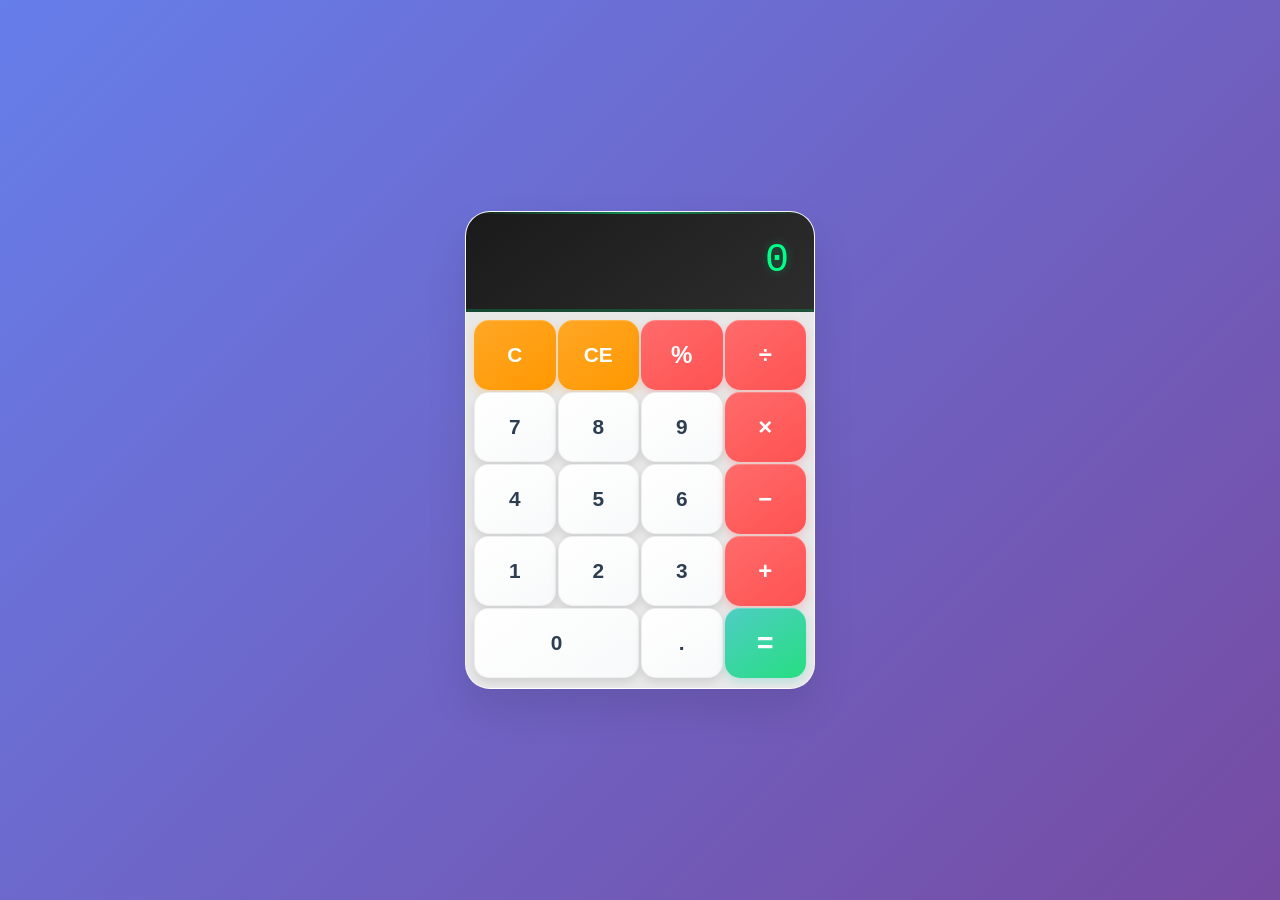
<file: Basic-Calculator/index.html>
<!DOCTYPE html>
<html lang="en">
<head>
  <meta charset="UTF-8">
  <meta name="viewport" content="width=device-width, initial-scale=1.0">
  <title>Professional Calculator</title>
  <link rel="stylesheet" href="style.css">
</head>
<body>
  <div class="calculator">
    <div class="display" id="display">0</div>
    <div class="buttons">
      <!-- Row 1 -->
      <button class="clear">C</button>
      <button class="clear-entry">CE</button>
      <button class="operator">%</button>
      <button class="operator">÷</button>

      <!-- Row 2 -->
      <button class="number">7</button>
      <button class="number">8</button>
      <button class="number">9</button>
      <button class="operator">×</button>

      <!-- Row 3 -->
      <button class="number">4</button>
      <button class="number">5</button>
      <button class="number">6</button>
      <button class="operator">−</button>

      <!-- Row 4 -->
      <button class="number">1</button>
      <button class="number">2</button>
      <button class="number">3</button>
      <button class="operator">+</button>

      <!-- Row 5 -->
      <button class="number zero">0</button>
      <button class="number">.</button>
      <button class="equal">=</button>
    </div>
  </div>
  
  <script src="script.js"></script>
</body>
</html>
</file>
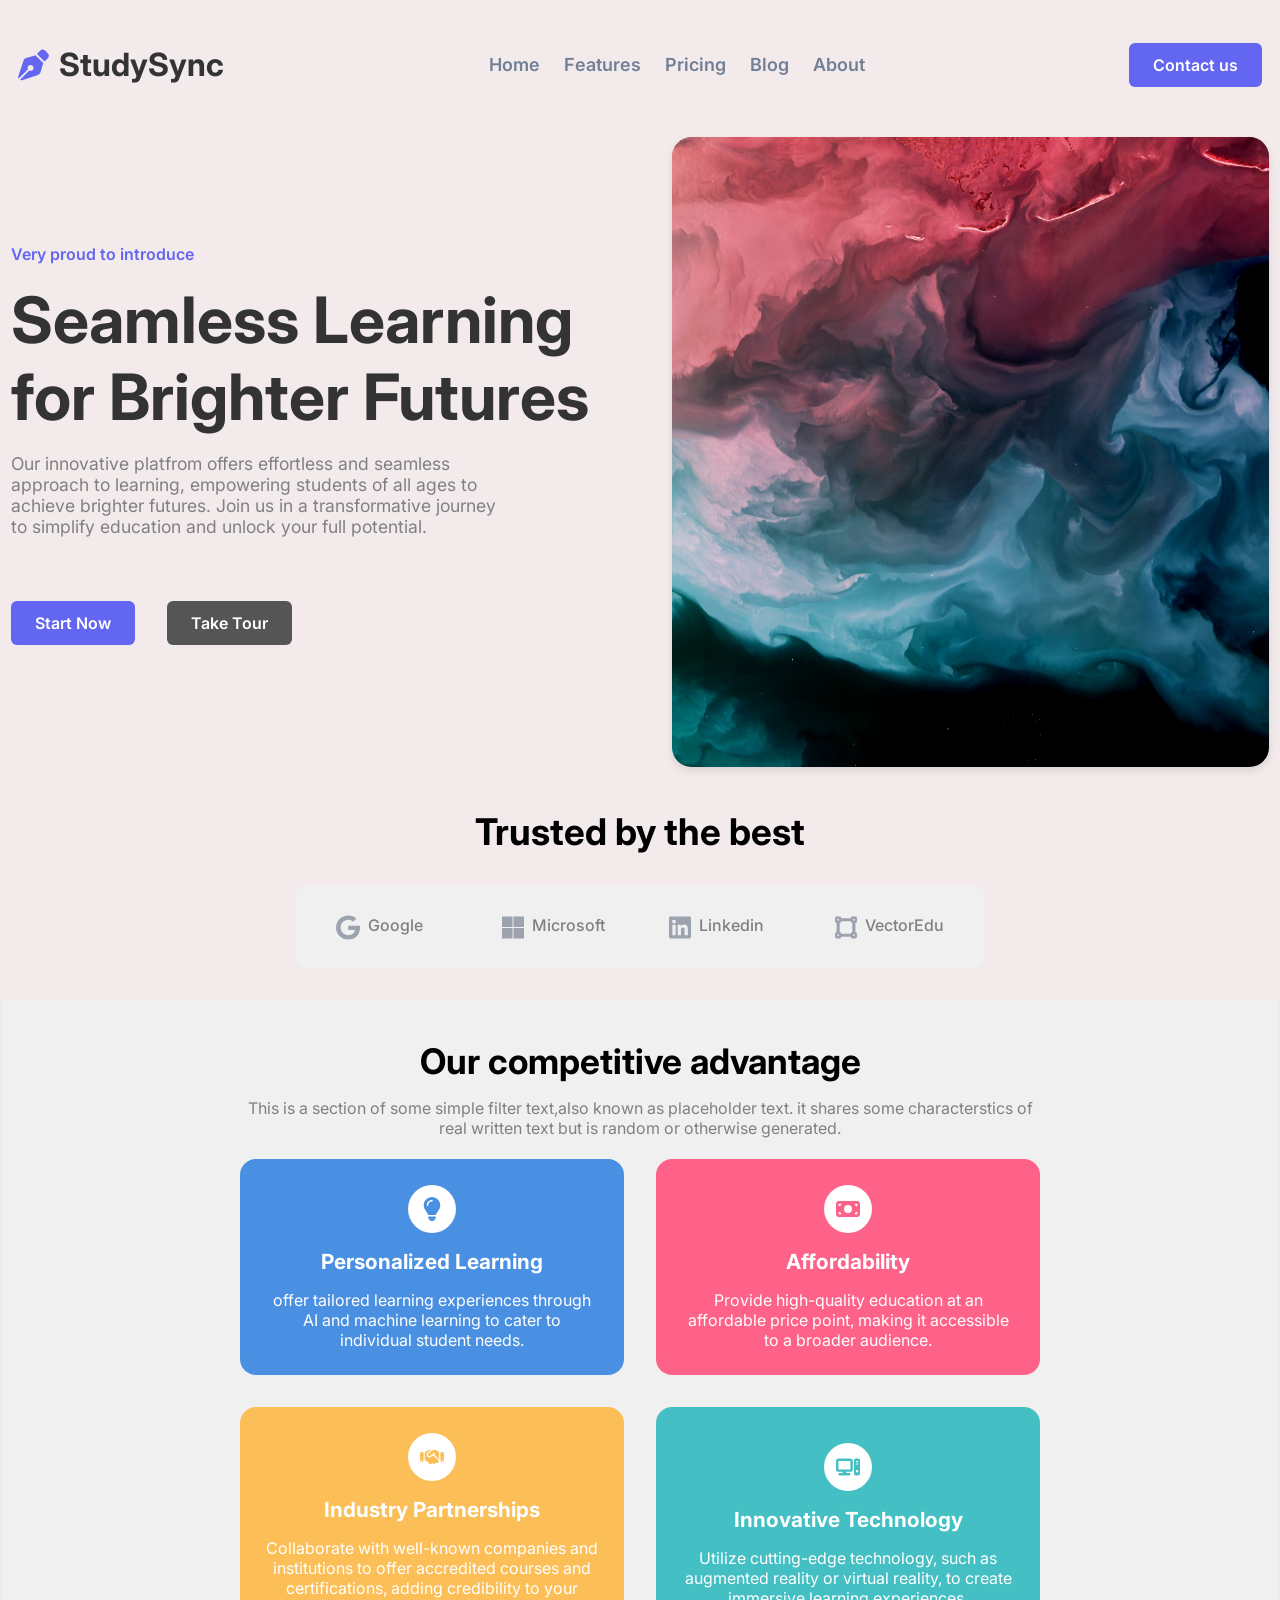
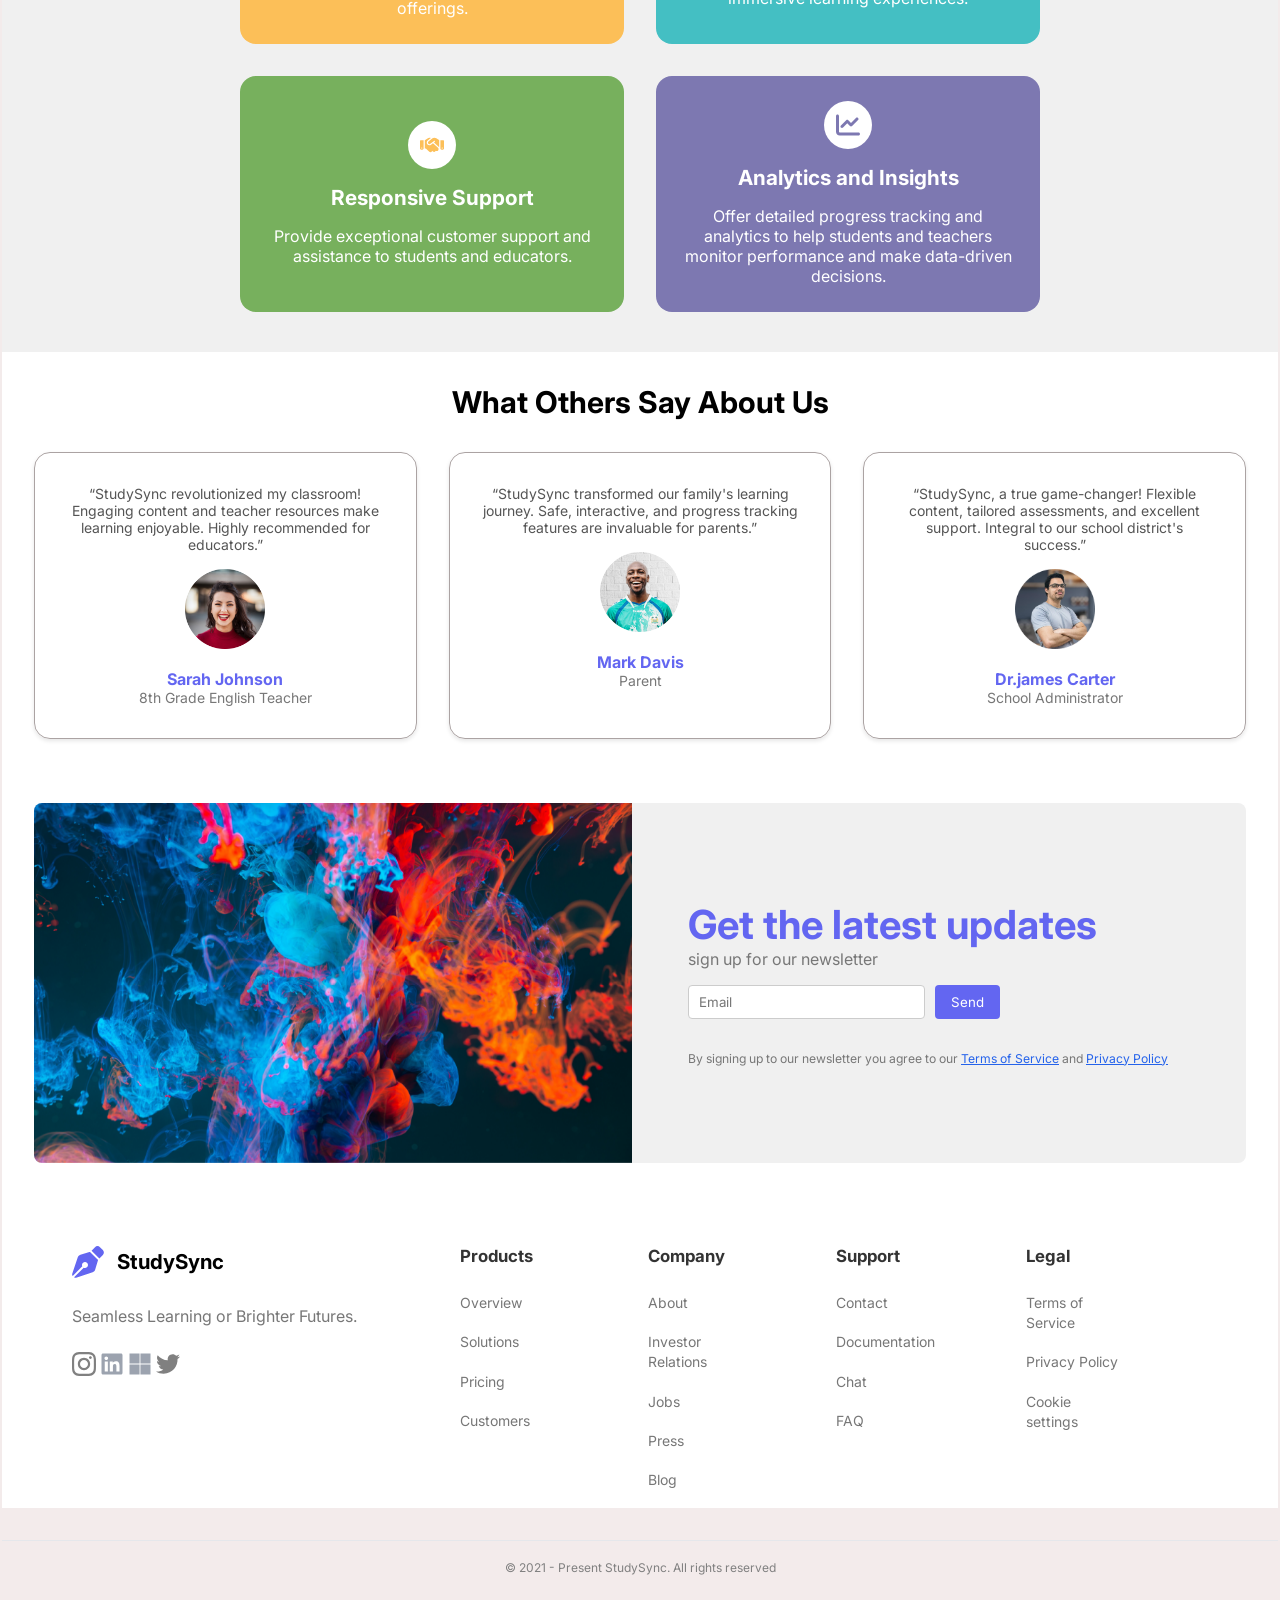
<file: Landing-page/index.html>
<!DOCTYPE html>
<html lang="en">
<head>
    <meta charset="UTF-8">
    <meta name="viewport" content="width=device-width, initial-scale=1.0">
    <title>Document</title>
    <link rel="stylesheet" href="style.css">
</head>
<body>
    <div class="header">
        <header class="header-content">
            <a href="#logo" class="logo">  
                <img src="./images/StudySyn.svg" alt="logoImage" class="logo-icon"/>
                <span class="logo-text">StudySync</span>
            </a>

            <nav class="nav">
                <a href="#home" class="nav-link">Home</a>
                <a href="#features" class="nav-link">Features</a>
                <a href="#pricing" class="nav-link">Pricing</a>
                <a href="#blog" class="nav-link">Blog</a>
                <a href="#about" class="nav-link">About</a>
                
            </nav>
            <a href="#contact" class="contact-button">Contact us</a>
            <button type="button" class="menu-button">
                <img src="./images/Hamburger.svg" alt="menu-button" class="menu-icon">
            </button>
        </header>
    </div>
    <div class="content">
        <section class="main-section">
            <div class="content-left">
                <p class="section-label">Very proud to introduce</p>
                <h1 class="section-title">Seamless Learning for Brighter Futures</h1>
                <p class="section-description">Our innovative platfrom offers
                    effortless and seamless approach to learning, empowering students of 
                    all ages to achieve brighter futures. Join us in a transformative
                    journey to simplify education and unlock your full potential.
                </p>
                <div class="button-group">
                    <a href="#start" class="start-button">Start Now</a>
                    <a href="#tour" class="tour-button">Take Tour</a>
                </div>
            </div>
            <div class="content-right">
                <div class="image-container">
                    <img src="./images/usgs-hoS3dzgpHzw-unsplash.jpg" alt="sectionimage" class=section-image>
                </div>
            </div>
        </section>
    </div>
    <div class="company-container">
        <h2 class="company-title">Trusted by the best</h2>
        <div class="company-grid">
            <div class="company-logo">
                <img src="./images/Google.svg" class="svg-img">
                <span class="logo-txt">Google</span>
            </div>

            <div class="company-logo">
                <img src="./images/Microsoft.svg" class="svg-img">
                <span class="logo-txt">Microsoft</span>
            </div>

            <div class="company-logo">
                <img src="./images/linkedin.svg" class="svg-img">
                <span class="logo-txt">Linkedin</span>
            </div>

            <div class="company-logo">
                <img src="./images/VectorEdu.svg" class="svg-img">
                <span class="logo-txt">VectorEdu</span>
            </div>
        </div>
    </div>
    <div class="feature-container">
        <div class="feature-content">
            <div class="main-info">
                <h2 class="main-title">Our competitive advantage</h2>
                <p class="main-description">This is a section of some simple filter text,also known as placeholder text.
                     it shares some characterstics of real written text but is random or otherwise generated.
                </p>
            </div>
            <div class="feature-grid">
                <!-- card1 -->
                 <div class="feature-card">
                    <div class="icon-container">
                        <img class="feature-svg" src="./images/PersonalizedLearn.svg" >

                    </div>
                    <div class="feature-info">
                        <div class="feature-title">
                            Personalized Learning
                        </div>
                        <div class="feature-description">
                            offer tailored learning experiences through AI and machine learning to cater to individual
                            student needs.
                        </div>
                    </div>
                 </div>
                <!-- card2 -->
                  <div class="feature-card">
                    <div class="icon-container">
                        <img class="feature-svg" src="./images/Affordability.svg" >

                    </div>
                    <div class="feature-info">
                        <div class="feature-title">
                             Affordability

                        </div>
                        <div class="feature-description">
                            Provide high-quality education at an affordable price point, making it accessible to a broader audience.

                        </div>
                    </div>
                 </div>
                <!-- card3 -->
                  <div class="feature-card">
                    <div class="icon-container">
                        <img class="feature-svg" src="./images/IndustryPatner.svg" >

                    </div>
                    <div class="feature-info">
                        <div class="feature-title">
                            Industry Partnerships

                        </div>
                        <div class="feature-description">
                            Collaborate with well-known companies and institutions to offer accredited courses and certifications, adding credibility to your offerings.
                        </div>
                    </div>
                 </div>
                <!-- card4 -->
                  <div class="feature-card">
                    <div class="icon-container">
                        <img class="feature-svg" src="./images/InnovativeTech.svg" >

                    </div>
                    <div class="feature-info">
                        <div class="feature-title">
                            Innovative Technology

                        </div>
                        <div class="feature-description">
                           Utilize cutting-edge technology, such as augmented reality or virtual reality, to create immersive learning experiences.

                        </div>
                    </div>
                 </div>
                <!-- card5 -->
                  <div class="feature-card">
                    <div class="icon-container">
                        <img class="feature-svg" src="./images/IndustryPatner.svg" >

                    </div>
                    <div class="feature-info">
                        <div class="feature-title">
                            Responsive Support

                        </div>
                        <div class="feature-description">
                            Provide exceptional customer support and assistance to students and educators.

                        </div>
                    </div>
                 </div>
                <!-- card6 -->
                  <div class="feature-card">
                    <div class="icon-container">
                        <img class="feature-svg" src="./images/Analytics.svg" >

                    </div>  

                    
                    <div class="feature-info">
                        <div class="feature-title">
                            Analytics and Insights

                        </div>
                        <div class="feature-description">
                            Offer detailed progress tracking and analytics to help students and teachers monitor performance and make data-driven decisions.

                        </div>
                    </div>
                 </div>
            </div>

        </div>
    </div>
    <div class="testimonial-container">
        <div class="testimonial-content">
            <h2 class="testimonial-title">
                What Others Say About Us
            </h2>
            <div class="testimonial-grid">
                <!-- card 1 -->
                <div class="testimonial-card">
                    <div class="testimonial-text">
                        “StudySync revolutionized my classroom! Engaging content and teacher resources make learning enjoyable.
                         Highly recommended for educators.”
                    </div>
                    <div class="testimonial-avatar">
                        <img src="./images/avatar1.png"/>
                    </div>
                    <div class="testimonial-details">
                        <h3 class="testimonial-name">
                            Sarah Johnson
                        </h3>
                        <p class="testimonial-desc">
                            8th Grade English Teacher
                        </p>
                    </div>
                </div>
                <!-- card 2 -->
                    <div class="testimonial-card">
                    <div class="testimonial-text">
                        “StudySync transformed our family's learning journey. Safe, interactive,
                         and progress tracking features are invaluable for parents.”
                    </div>
                    <div class="testimonial-avatar">
                        <img src="./images/avatar2.png"/>
                    </div>
                    <div class="testimonial-details">
                        <h3 class="testimonial-name">
                            Mark Davis
                        </h3>
                        <p class="testimonial-desc">
                            Parent
                        </p>
                    </div>
                </div>
                <!-- card 3 -->
                    <div class="testimonial-card">
                    <div class="testimonial-text">
                        “StudySync, a true game-changer! Flexible content, tailored assessments, and excellent support.
                         Integral to our school district's success.”
                    </div>
                    <div class="testimonial-avatar">
                        <img src="./images/avatar3.png"/>
                    </div>
                    <div class="testimonial-details">
                        <h3 class="testimonial-name">
                            Dr.james Carter
                        </h3>
                        <p class="testimonial-desc">
                            School Administrator
                        </p>
                    </div>
                </div>
            </div>
        </div>
    </div>
    <div class="newsletter-container">
        <div class="newsletter-content">
            <!-- leftpart -->
             <div class="news-left">
                <img src="./images/img.png" loading="lazy" alt="news-img"/>
             </div>
             <!-- rightpart -->
              <div class="news-right">
                <div class="news-info">
                    <h2 class="news-title">Get the latest updates</h2>
                    <p class="news-desc">sign up for our newsletter</p>
                </div>
                <form class="news-form">
                    <input class="news-email" placeholder="Email"/>
                    <button class="news-send-button">
                        Send
                    </button>
                </form>
                <div class="privacy-policy">  
                    By signing up to our newsletter you agree to our
                    <a class="news-link">Terms of Service</a>
                    and
                    <a class="news-link">Privacy Policy</a>
                </div>
              </div>
        </div>
    </div>
    <div class="footer-container">
        <footer class="footer">
            <div class="footer-top">
                <div class="comp-logo">
                    <a class="logo-link">
                        <img class="logo-svg" src="./images/StudySyn.svg"/>
                        StudySync
                     </a>
                </div>
                    <p class="filler-text">Seamless Learning or Brighter Futures.</p>
                    <div class="socials">
                        <a class="social-link">
                            <img src="./images/instagram.svg" class="social-icon">
                        </a>
                        <a class="social-link">
                            <img src="./images/linkedin.svg" class="social-icon">
                        </a>
                        <a class="social-link">
                            <img src="./images/Microsoft.svg" class="social-icon">
                        </a>
                                                <a class="social-link">
                            <img src="./images/twitter.svg" class="social-icon">
                        </a>
                    </div>
            </div>
                <div class="footer-grid">
                <!-- column1 -->
                <div class="footer-grid-column">
                    <div class="footer-grid-heading">
                        Products
                    </div>
                    <ul class="footer-links-list">
                        <li>
                            <a href="overview" class="footer-link">Overview</a>
                        </li>
                        <li>
                            <a href="overview" class="footer-link">Solutions</a>
                        </li>
                        <li>
                            <a href="overview" class="footer-link">Pricing</a>
                        </li>
                        <li>
                            <a href="overview" class="footer-link">Customers</a>
                        </li>
                    </ul>
                </div>
                <!-- column2 -->
                 <div class="footer-grid-column">
                    <div class="footer-grid-heading">
                        Company
                    </div>
                    <ul class="footer-links-list">
                        <li>
                            <a href="overview" class="footer-link">About</a>
                        </li>
                        <li>
                            <a href="overview" class="footer-link">Investor Relations</a>
                        </li>
                        <li>
                            <a href="overview" class="footer-link">Jobs</a>
                        </li>
                        <li>
                            <a href="overview" class="footer-link">Press</a>
                        </li>
                        <li>
                            <a href="overview" class="footer-link">Blog</a>
                        </li>
                    </ul>
                </div>
                <!-- column3 -->
             <div class="footer-grid-column">
                    <div class="footer-grid-heading">
                        Support
                    </div>
                    <ul class="footer-links-list">
                        <li>
                            <a href="overview" class="footer-link">Contact</a>
                        </li>
                        <li>
                            <a href="overview" class="footer-link">Documentation</a>
                        </li>
                        <li>
                            <a href="overview" class="footer-link">Chat</a>
                        </li>
                        <li>
                            <a href="overview" class="footer-link">FAQ</a>
                        </li>
                    </ul>
                </div>
                <!-- column4 -->
                 <div class="footer-grid-column">
                    <div class="footer-grid-heading">
                        Legal
                    </div>
                    <ul class="footer-links-list">
                        <li>
                            <a href="overview" class="footer-link">Terms of Service</a>
                        </li>
                        <li>
                            <a href="overview" class="footer-link">Privacy Policy</a>
                        </li>
                        <li>
                            <a href="overview" class="footer-link">Cookie settings</a>
                        </li>
                       
                    </ul>
                </div>
            </div>
         </div>
          
        </footer>
        <div class="footer-copyright">
            © 2021 - Present StudySync. All rights reserved
        </div>
    </div>
</body>
</html>
</file>
<file: Basic-Calculator/style.css>
* {
  box-sizing: border-box;
  margin: 0;
  padding: 0;
}

body {
  display: flex;
  justify-content: center;
  align-items: center;
  min-height: 100vh;
  background: linear-gradient(135deg, #667eea 0%, #764ba2 100%);
  font-family: 'Segoe UI', Tahoma, Geneva, Verdana, sans-serif;
  padding: 20px;
}

.calculator {
  width: 350px;
  max-width: 100%;
  background: linear-gradient(145deg, #ffffff, #f0f0f0);
  border-radius: 25px;
  box-shadow: 
    0 20px 40px rgba(0,0,0,0.1),
    inset 0 1px 0 rgba(255,255,255,0.8);
  overflow: hidden;
  border: 1px solid rgba(255,255,255,0.2);
}

.display {
  height: 100px;
  background: linear-gradient(145deg, #1a1a1a, #2d2d2d);
  color: #00ff88;
  font-size: 2.5rem;
  font-weight: 300;
  text-align: right;
  padding: 25px;
  overflow: hidden;
  word-break: break-all;
  display: flex;
  align-items: center;
  justify-content: flex-end;
  font-family: 'Courier New', monospace;
  text-shadow: 0 0 10px rgba(0,255,136,0.3);
  border-bottom: 3px solid rgba(0,255,136,0.2);
  position: relative;
}

.display::before {
  content: '';
  position: absolute;
  top: 0;
  left: 0;
  right: 0;
  height: 2px;
  background: linear-gradient(90deg, transparent, #00ff88, transparent);
  opacity: 0.5;
}

.buttons {
  display: grid;
  grid-template-columns: repeat(4, 1fr);
  grid-template-rows: repeat(5, 1fr);
  gap: 2px;
  background: #e8e8e8;
  padding: 8px;
}

button {
  height: 70px;
  font-size: 1.3rem;
  font-weight: 600;
  border: none;
  border-radius: 15px;
  cursor: pointer;
  transition: all 0.15s ease;
  display: flex;
  align-items: center;
  justify-content: center;
  position: relative;
  overflow: hidden;
  user-select: none;
  -webkit-tap-highlight-color: transparent;
}

button::before {
  content: '';
  position: absolute;
  top: 0;
  left: 0;
  right: 0;
  bottom: 0;
  background: linear-gradient(145deg, rgba(255,255,255,0.1), transparent);
  opacity: 0;
  transition: opacity 0.15s ease;
}

button:hover::before {
  opacity: 1;
}

button:active {
  transform: scale(0.95);
}

button:hover {
  transform: translateY(-2px);
  box-shadow: 0 8px 15px rgba(0,0,0,0.2);
}

/* Number buttons */
.number {
  background: linear-gradient(145deg, #ffffff, #f8f9fa);
  color: #2c3e50;
  border: 1px solid rgba(0,0,0,0.05);
  box-shadow: 
    0 4px 8px rgba(0,0,0,0.1),
    inset 0 1px 0 rgba(255,255,255,0.8);
}

.number:hover {
  background: linear-gradient(145deg, #f8f9fa, #e9ecef);
  box-shadow: 
    0 8px 15px rgba(0,0,0,0.15),
    inset 0 1px 0 rgba(255,255,255,0.8);
}

/* Operator buttons */
.operator {
  background: linear-gradient(145deg, #ff6b6b, #ff5252);
  color: #ffffff;
  font-size: 1.5rem;
  box-shadow: 
    0 4px 8px rgba(255,107,107,0.3),
    inset 0 1px 0 rgba(255,255,255,0.2);
}

.operator:hover {
  background: linear-gradient(145deg, #ff5252, #f44336);
  box-shadow: 
    0 8px 15px rgba(255,107,107,0.4),
    inset 0 1px 0 rgba(255,255,255,0.2);
}

/* Equal button - spans 2 rows */
.equal {
  background: linear-gradient(145deg, #4ecdc4, #26de81);
  color: #ffffff;
  font-size: 1.8rem;
  grid-row: span 2;
  box-shadow: 
    0 4px 8px rgba(78,205,196,0.3),
    inset 0 1px 0 rgba(255,255,255,0.2);
}

.equal:hover {
  background: linear-gradient(145deg, #26de81, #20bf6b);
  box-shadow: 
    0 8px 15px rgba(78,205,196,0.4),
    inset 0 1px 0 rgba(255,255,255,0.2);
}

/* Clear buttons */
.clear, .clear-entry {
  background: linear-gradient(145deg, #ffa726, #ff9800);
  color: #ffffff;
  font-weight: 700;
  box-shadow: 
    0 4px 8px rgba(255,167,38,0.3),
    inset 0 1px 0 rgba(255,255,255,0.2);
}

.clear:hover, .clear-entry:hover {
  background: linear-gradient(145deg, #ff9800, #f57c00);
  box-shadow: 
    0 8px 15px rgba(255,167,38,0.4),
    inset 0 1px 0 rgba(255,255,255,0.2);
}

/* Zero button spans 2 columns */
.zero {
  grid-column: span 2;
}

/* Special button styling */
button[data-action] {
  font-weight: 700;
}

/* Ripple effect */
button {
  position: relative;
  overflow: hidden;
}

button::after {
  content: '';
  position: absolute;
  top: 50%;
  left: 50%;
  width: 0;
  height: 0;
  border-radius: 50%;
  background: rgba(255,255,255,0.3);
  transform: translate(-50%, -50%);
  transition: width 0.3s ease, height 0.3s ease;
}

button:active::after {
  width: 200px;
  height: 200px;
}

/* Responsive design */
@media (max-width: 480px) {
  .calculator {
    width: 95%;
    max-width: 350px;
  }

  .display {
    font-size: 2rem;
    height: 80px;
    padding: 20px;
  }

  button {
    height: 60px;
    font-size: 1.1rem;
  }
  
  .equal {
    font-size: 1.5rem;
  }
  
  .operator {
    font-size: 1.3rem;
  }
}

@media (max-width: 320px) {
  .display {
    font-size: 1.5rem;
    height: 70px;
    padding: 15px;
  }

  button {
    height: 50px;
    font-size: 1rem;
    border-radius: 10px;
  }
  
  .equal {
    font-size: 1.2rem;
  }
  
  .operator {
    font-size: 1.1rem;
  }
}

/* Dark mode support */
@media (prefers-color-scheme: dark) {
  body {
    background: linear-gradient(135deg, #2c3e50 0%, #34495e 100%);
  }
  
  .calculator {
    background: linear-gradient(145deg, #34495e, #2c3e50);
  }
  
  .number {
    background: linear-gradient(145deg, #34495e, #2c3e50);
    color: #ecf0f1;
  }
  
  .number:hover {
    background: linear-gradient(145deg, #2c3e50, #1a252f);
  }
}
</file>
<file: Landing-page/style.css>
@import url('https://fonts.googleapis.com/css2?family=Inter:wght@100;200;400;500;600;700&display=swap');
:root {
    --primary-color: #6366F1;
    --accent-color: #3f83f8;
    --text-color: #333333;
    --link-color: #2563eb;
    --background-color: #ffffff;
    --light-gray: #f0f0f0;
    --gray: #808080;
    --dark-gray: #555;
}
*{
    margin: 0;
    padding: 0;
    font-family: 'Inter',sans-serif;
    text-decoration: none;
}
body{
    height: 100vh;
    text-align: center;
    background-color: #f3ebebff;
    padding: 0.1rem;
}
.header-content{
    max-width: 1280px;
    margin: 0 auto;
    display: flex;
    justify-content: space-between;
    align-items: center;
    padding: 1rem;
}
.logo{
    display: flex;
    align-items: center;
    font-size: 2rem;
    font-weight: bold;
    color: var(--text-color);
    text-decoration: none;
    gap: 0.625rem;
}
.logo-icon{
    height: 5.875rem ;
    width: 1.938rem;
}
.logo-text{
    font-size: 2rem;
    font-weight: bold;
}
.nav{
    display: none;
    gap: 1.5rem;
}
@media screen and (min-width:768px) {
    .nav{
        display: flex;
    } 
}
.nav-link{
    color:#718096;
    font-size: 1.125rem;
    font-weight: 600;
    transform: color 0.1s;
}
.nav-link:hover{
    color: var(--link-color);
}
.contact-button{
        display: none;
    border: none;
    background-color: var(--primary-color);
    color: var(--background-color);
    border-radius: 0.375rem;
    transform: 0.1s;
    padding: 0.75rem 1.5rem;
    font-size: 1rem;
    font-weight: 600;

}
@media screen and (min-width:768px) {
    .contact-button{
        display: block;
    }
    
}
.contact-button:hover{
    background-color: #5254f8;
}
.menu-button{
    display: none;
    border: none;
    border-radius: 0.375rem;
    font-size: 1rem;
    font-weight: 600;
    background-color: var(--background-color);
    padding: 0.5rem 0.9rem;
}
@media screen and (max-width:768px){
    .menu-button{
        display: block;
    }
}
.menu-icon{
    height: 1.5rem;
    width: 1.5rem;
    border: none;
}
.main-section{
    max-width: 1280px;
    display: flex;
    flex-direction: column;
    gap: 2rem;
    padding: 0.6rem;
    align-items: center;
    margin: 0 auto;
}
.content-left{
    text-align: center;
    animation: slideFromLeft 1s ease forwards;
    opacity: 0;
}
@keyframes slideFromLeft{
    0%{
        opacity: 0;
        transform: translateX(-100%);
    }
    100%{
        opacity: 1;
        transform: translateX(0);
    }
}
.section-label{
    font-size: 1.3rem;
    font-weight: 600;
    color: var(--primary-color);
}
.section-title{
    font-size: 2.3rem;
    padding: 1.1rem;
    color: var(--text-color);
}
.section-description{
    color: var(--gray);
    font-size: 1.13rem;
}
.button-group{
    display: flex;
    gap: 2rem;
    padding: 1rem;
    margin-top: 1rem;
    align-items: center;
    justify-content: center;
}
.start-button,.tour-button{
    border: none;
    background-color: var(--primary-color);
    color: var(--background-color);
    border-radius: 0.375rem;
    transform: 0.1s;
    padding: 0.75rem 1.5rem;
    font-size: 1rem;
    font-weight: 600;
    margin-top: 2rem;
}
.tour-button{
    background-color: var(--dark-gray);

}
.start-button:hover{
    background-color: #5254f8;
}
.tour-button:hover{
    background-color: var(--gray);
}
.content-right{
    display: flex;
    align-items: center;
    justify-content: center;
}
.image-container{
    border: none;
    border-radius: 1.225rem ;
    overflow: hidden;
    box-shadow: 0px 4px 8px rgba(0,0,0,0.1);
    height: 57vh;
}
.section-image{
    height: 100%;
    width: 100%;
}
@media screen and (min-width:768px){
    .main-section{
        flex-direction: row;
    }
    .content-left{
        max-width: 50%;
        text-align: left;
    }
    .section-title{
        padding-left: 0;
    }
    .button-group{
        justify-content: start;
        padding-left: 0;
    }
    .section-label{
        font-size: 1rem;
    }
    .section-title{
        font-size: 4rem;
    }
    .image-container{
        height: 70vh;
    }
    .section-description{
        font-size: 1.1rem;
        color: var(--gray);
        width: 78%;
    }
}
.company-container{
    display: flex;
    flex-direction: column;
    justify-content: center;
    align-items: center;
    margin-top: 2rem;
    animation: slideFromLeft 1s ease forwards;
}

.company-grid{
    display: grid;
    grid-template-columns: repeat(2,1fr);
    gap: 3.6rem;
    padding: 1rem;
    background-color: var(--light-gray);
    border: none;
    border-radius: 0.625rem;
    margin-top: 2rem;
    margin-bottom: 2rem;
    padding: 1.8rem 2.5rem;
}

.company-logo{
    font-size: 1rem;
    font-weight: 500;
    color: var(--gray);
    display: flex;
    gap: 0.5rem;
}

.svg-img{
    height: 1.56rem;
}

.logo-txt{
    font-size: 1rem;
}
@media screen and (min-width:640px){
    .company-grid{
        grid-template-columns: repeat(4,1fr);

    }
    .company-title{
        font-size: 2.3rem;
        font-weight: bold;
    }
}
.feature-container{
    background-color: var(--light-gray);
    padding: 2.5rem 0;
    text-align: center;
}
.feature-content{
    max-width: 800px;
    margin: 0 auto;
    padding: 0 2rem;
}
.main-info{
    display: flex;
    flex-direction: column;
    gap: 1rem;
}
.main-title{
    font-size: 2.2rem;
    font-weight: bold;
}
.main-description{
    color: var(--gray);
    font-size: 1rem;

}
.feature-grid{
    display: grid;
    grid-template-columns: repeat(2,1fr);  
    grid-gap: 2rem;
    margin-top: 1.3rem;

}
.feature-svg{
    height: 1.5rem;
    width: 1.5rem;
}
.icon-container{
    background-color: var(--background-color);
    height: 3rem;
    width: 3rem;
    border-radius: 50%;
    display: flex;
    justify-content: center;
    align-items: center;
}
.feature-card{
    display: flex;
    flex-direction: column;
    justify-content: center;
    align-items: center;
    background-color: #6d7890;
    padding: 1.6rem;
    border-radius: 1rem;
    gap: 1rem;
}
.feature-info{
    display: flex;
    flex-direction: column;
    gap: 1rem;
}
.feature-title{
    color: white;
    font-weight: bold;
    font-size: 1.3rem;
}
.feature-description{
    color: white;
}
.feature-card:nth-child(1){
    background-color: #4a90e2;
}
.feature-card:nth-child(2){
    background-color: #FF6289;
}
.feature-card:nth-child(3){
    background-color: #fcbf58;
}
.feature-card:nth-child(4){
    background-color: #44bfc3;
}
.feature-card:nth-child(5){
    background-color: #77b05d;
}
.feature-card:nth-child(6){
    background-color: #7d78b1;
}
@media screen  and (max-width:768px) {
    .feature-grid{
        grid-template-columns: repeat(1,1fr);
    }
}
.testimonial-container{
    background-color: var(--background-color);
    padding: 2rem;
    margin: 0 auto;
    max-width: 1280px;
}
.testimonial-content{
    display: flex;
    flex-direction: column;
    gap: 2rem;
}
.testimonial-title{
    font-size: 1.875rem;
    font-weight: bold;
}
.testimonial-grid{
    display: grid;
    grid-template-columns: repeat(auto-fill, minmax(300px, 1fr));
    grid-gap: 2rem;
}
.testimonial-card{
    display: flex;
    flex-direction: column;
    border: 1px solid rgb(171, 163, 163);
    border-radius: 1rem;
    box-shadow: 0 2px 4px rgba(0,0,0,0.1);
    padding: 2rem;
    gap: 1rem;
    transition: transform 0.3s ease, box-shadow 0.3s ease;
}
.testimonial-card:hover{
    transform: scale(1.05);;
    box-shadow: 0 4px 8px rbga(0,0,0,0.2);
    border: 1px solid blue;
}
.testimonial-avatar img{
    height: 5rem;
    width: 5rem;
}
.testimonial-text{
    font-size: 0.875rem;
    color: #555;
}
.testimonial-name{
    font-size: 1rem;
    color: var(--primary-color);
}
.testimonial-desc{
    font-size: 0.875rem;
    color: #777;
}

.news-desc{
    text-align: left;
    color: #777;
}
.newsletter-container{
    background-color: var(--background-color);
    
    max-width: 1280px;
    height: 40vh;
    margin: 0 auto;
}

.newsletter-content{
    display: flex;
    flex-direction: row;
    background-color: var(--light-gray);
    height: 100%;
    border-radius: 8px;
    overflow: hidden;
}

.news-left{
    height: 100%;
    width: 50%;
    display: none;
    position: relative;
}
.news-left img{
    position: absolute;
    inset: 0;
    width: 100%;
    height: 100%;
    object-fit: cover;
    object-position: center;
}

.news-right{
    display: flex;
    flex-direction: column;
    gap: 1rem;
    padding: 0.5rem;
    justify-content: center;
    align-items: flex-start;
    width: 98%;
}

@media screen and (min-width:640px) {
    .news-left{
        display: block;
        width: 50%;
    }
    .news-right{
        width: 50%;
    }
    .newsletter-container{
        padding: 2rem;
    }
}

.news-info{
    padding:0 3rem;
}
.news-title{
    font-size: 2.5rem;
    font-weight: bold;
    color: var(--primary-color);
}
.news-desc{
    text-align: left;
    color: #777;
}
.news-form{
    padding: 0 3rem;
    display: flex;
    flex-wrap: wrap;
    margin-bottom: 1rem;
    gap: 0.6rem;
}
.news-email{
    background-color: var(--background-color);
    /* width: 100%; */
    color: #333;
    outline: none;
    border-radius: 4px;
    border: 1px solid #ccc;
    padding: 0.5rem 0.75em;
}
.news-email:focus{
    border-color: #2563eb;
    box-shadow: 0 4px 8px rgba(0,0,0,0.3);
}
.news-send-button{
    background-color: var(--primary-color);
    color: var(--background-color);
    border:none;
    border-radius: 0.25rem;
    padding: 0.5rem 1rem;
}
.news-send-button:hover{
    background-color: var(--link-color);
}
.privacy-policy{
    padding: 0 3rem;
    font-size: 0.76rem;
    color: #777;
}
.news-link{
    text-decoration: underline;
    color: #2563eb;
}
@media screen and (min-width:640px) {
    .news-title{
        font-size: 2.5rem;
    }
}
.footer-container{
    background-color: var(--background-color);
    margin: 0 auto;
    padding: 0 2rem;
    display: flex;
    flex-direction: column;
    max-width: 1280px;
}

.footer{
    max-width: 1280px;
    padding:1.2rem 2.4rem;
    text-align: left;
    display: flex;
    justify-content: spa ce-between;
    padding-right: 2rem;
}

.footer-top{
    width: 34%;
    display: flex;
    flex-direction: column;
    gap: 1.65rem;
}

.logo-svg{
    width: 2rem;
    height: 6rem;
}

.comp-logo{
    display: flex;
    justify-content: flex-start;
    margin-bottom: -1.9rem;
}
.logo-link{
    display: flex;
    justify-content: center;
    align-items: center;
    gap: 0.8rem;
    font-size: 1.28rem;
    font-weight: bold;
    color: black;
}
.social-icon{
    width: 1.5rem;
    height: 1.5rem;
}
.filler-text{
    font-size: 1rem;
    color: #777;
}
.social{
    display: flex;
    gap: 0.6rem;
}
.footer-grid{
    display: grid;
    grid-template-columns: repeat(4,1fr);
        width: 58%;
    grid-gap: 5.67rem;
    padding-top: 2rem;
}
.footer-grid-heading{
    font-size: 1.05rem;
    color: var(--text-color);
    font-weight: bold;
    margin-bottom: 1.65rem;
}
ul{
    list-style-type: none;
}
.footer-link{
    font-size: 0.875rem;
    color: #777;
}
.footer-links-list{
    display: flex;
    flex-direction: column;
    gap: 1.2rem;
}
.footer-copyright{
    color: var(--gray);
    font-size: 0.75rem;
    padding-bottom: 2rem;
    margin-top: 2rem;
    padding-top: 1.15rem;
    border-top: 1px solid #E5E7EB;
}
@media screen and (max-widht:1080px){
    .footer{
        flex-direction: column;
        align-items: center;
    }
    .footer-top{
        padding-left: 10rem;
    }
    .footer-grid{
        align-self: center;
        justify-content: space-evenly;
    }
}
@media screen and (max-width:850px){
       .footer-top{
        padding-left: 1rem;
    }
    .footer-grid{
        grid-template-columns: repeat(2,1fr);
    }
}
</file>
